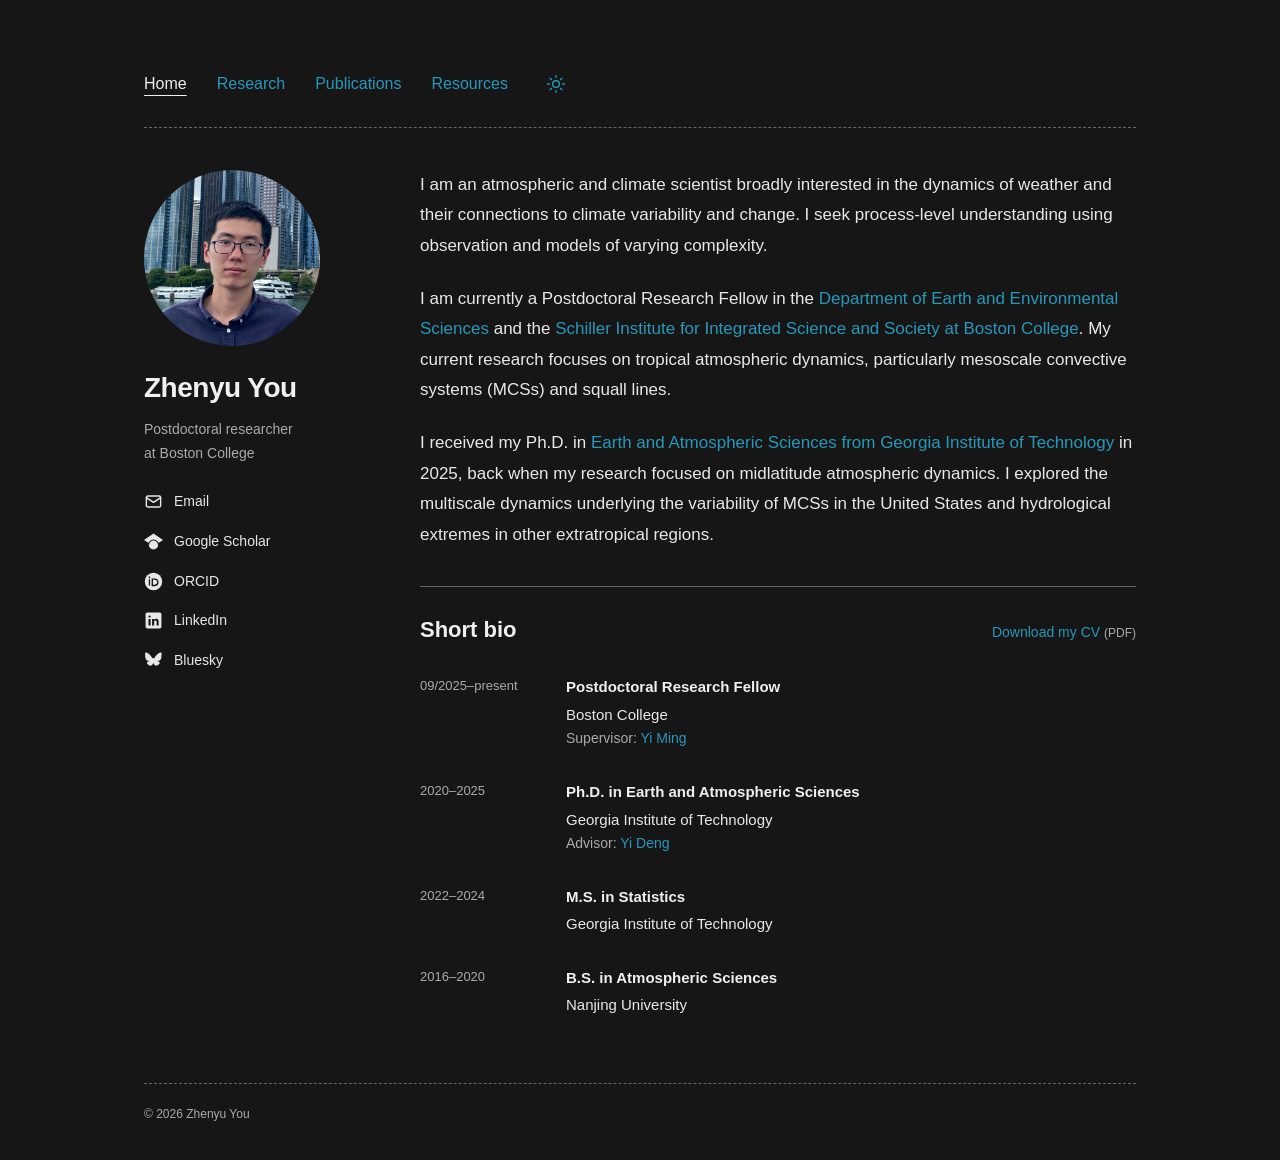
<file: index.html>
<!doctype html>
<html lang="en">
  <head>
    <meta charset="utf-8">
    <meta name="viewport" content="width=device-width, initial-scale=1">
    <meta name="color-scheme" content="dark light">
    <meta name="theme-color" content="#161616">
    <meta name="description" content="Zhenyu You, atmospheric and climate scientist at Boston College studying organized convection, large-scale circulation, and regional precipitation extremes.">
    <title>Home | Zhenyu You</title>
    <link rel="icon" href="favicon.svg" type="image/svg+xml">
    <script src="theme.js?v=977b570b49"></script>
    <link rel="stylesheet" href="styles.css?v=d2709de23d">
  </head>
  <body>
    <a class="skip-link" href="#main">Skip to content</a>
    <div class="wrapper home-wrapper">
      <header>
        <nav aria-label="Main navigation">
          <a href="./" aria-current="page">Home</a>
          <a href="research/">Research</a>
          <a href="publications/">Publications</a>
          <a href="resources/">Resources</a>
          <button class="theme-toggle" type="button" aria-label="Switch to day mode" title="Switch to day mode">
            <svg class="theme-icon--sun" viewBox="0 0 24 24" aria-hidden="true" focusable="false"><circle cx="12" cy="12" r="4"></circle><path d="M12 2v2M12 20v2M2 12h2M20 12h2M5 5l1.5 1.5M17.5 17.5 19 19M5 19l1.5-1.5M17.5 6.5 19 5"></path></svg>
            <svg class="theme-icon--moon" viewBox="0 0 24 24" aria-hidden="true" focusable="false"><path d="M20.5 14A9 9 0 0 1 10 3.5 9 9 0 1 0 20.5 14Z"></path></svg>
          </button>
        </nav>
      </header>
      <main id="main" class="home-layout">
        <aside class="profile" aria-label="Profile and contact information">
          <img class="profile-headshot" src="photo.png" alt="Zhenyu You" width="176" height="176">
          <h1>Zhenyu You</h1>
          <p class="profile-role">Postdoctoral researcher<br>at Boston College</p>
          <ul class="social-links" aria-label="Contact and academic profiles">
            <li>
              <a href="mailto:zhenyu.you@bc.edu">
                <svg viewBox="0 0 24 24" aria-hidden="true" focusable="false" fill="none" stroke="currentColor" stroke-width="1.8" stroke-linecap="round" stroke-linejoin="round"><rect x="3" y="5" width="18" height="14" rx="2"/><path d="m3 7 9 6 9-6"/></svg>
                <span>Email</span>
              </a>
            </li>
            <li>
              <a href="https://scholar.google.com/citations?user=rLm8zQkAAAAJ&amp;hl=en">
                <svg viewBox="0 0 24 24" aria-hidden="true" focusable="false"><path fill="currentColor" d="m12 2 12 8-12 8L0 10z"/><circle cx="12" cy="16" r="6" fill="currentColor"/><path d="M6 16a6 6 0 0 1 12 0" fill="none" stroke="var(--background)" stroke-width="1.3"/></svg>
                <span>Google Scholar</span>
              </a>
            </li>
            <li>
              <a href="https://orcid.org/0000-0002-9928-4845">
                <svg viewBox="0 0 24 24" aria-hidden="true" focusable="false"><circle cx="12" cy="12" r="11" fill="currentColor"/><circle cx="6.9" cy="6.8" r="1.1" fill="var(--background)"/><path d="M6.9 9v8M10.5 9h3a4 4 0 0 1 0 8h-3z" fill="none" stroke="var(--background)" stroke-width="1.7"/></svg>
                <span>ORCID</span>
              </a>
            </li>
            <li>
              <a href="https://www.linkedin.com/in/zhenyu-you-0108121b7/">
                <svg viewBox="0 0 24 24" aria-hidden="true" focusable="false"><rect x="2" y="2" width="20" height="20" rx="2" fill="currentColor"/><circle cx="7" cy="7" r="1.4" fill="var(--background)"/><path d="M5.7 10h2.6v8.3H5.7zm4.5 0h2.5v1.1c.6-.9 1.5-1.4 2.7-1.4 2.6 0 3.1 1.7 3.1 4v4.6h-2.6v-4.1c0-1 0-2.2-1.4-2.2s-1.7 1-1.7 2.1v4.2h-2.6z" fill="var(--background)"/></svg>
                <span>LinkedIn</span>
              </a>
            </li>
            <li>
              <a href="https://bsky.app/profile/zhenyu-atmos.bsky.social">
                <svg viewBox="0 0 24 24" aria-hidden="true" focusable="false"><path fill="currentColor" d="M12 10.8C10.9 8.7 7.8 4.8 4.8 2.6 1.9.5.8.9.1 1.2-.7 1.6-.7 3-.7 3.8c0 .8.4 6.6.7 7.6 1 3.4 4.5 4.5 7.7 4.1-5.5.8-6.5 3.4-3.3 6.1 6.1 5.2 8.4-1.1 9-3 .6 1.9 2.9 8.2 9 3 3.2-2.7 2.2-5.3-3.3-6.1 3.2.4 6.7-.7 7.7-4.1.3-1 .7-6.8.7-7.6 0-.8 0-2.2-.8-2.6-.7-.3-1.8-.7-4.7 1.4-3 2.2-6.1 6.1-7.2 8.2z" transform="translate(1.9 1.1) scale(.74)"/></svg>
                <span>Bluesky</span>
              </a>
            </li>
          </ul>
        </aside>
        <div class="home-content">
          <section class="introduction" aria-label="About me">
            <p>I am an atmospheric and climate scientist broadly interested in the dynamics of weather and their connections to climate variability and change. I seek process-level understanding using observation and models of varying complexity.</p>
            <p>I am currently a Postdoctoral Research Fellow in the <a href="https://www.bc.edu/bc-web/schools/morrissey/departments/eesc.html">Department of Earth and Environmental Sciences</a> and the <a href="https://www.bc.edu/bc-web/centers/schiller-institute.html">Schiller Institute for Integrated Science and Society at Boston College</a>. My current research focuses on tropical atmospheric dynamics, particularly mesoscale convective systems (MCSs) and squall lines.</p>
            <p>I received my Ph.D. in <a href="https://eas.gatech.edu/">Earth and Atmospheric Sciences from Georgia Institute of Technology</a> in 2025, back when my research focused on midlatitude atmospheric dynamics. I explored the multiscale dynamics underlying the variability of MCSs in the United States and hydrological extremes in other extratropical regions.</p>
          </section>
          <section class="short-bio" aria-labelledby="short-bio-heading">
            <div class="bio-heading">
              <h2 id="short-bio-heading">Short bio</h2>
              <a href="assets/CV_ZhenyuYou.pdf">Download my CV <span class="file-type">(PDF)</span></a>
            </div>
            <ol class="bio-list">
              <li>
                <p class="bio-dates"><time datetime="2025-09">09/2025</time>–present</p>
                <div>
                  <h3>Postdoctoral Research Fellow</h3>
                  <p>Boston College</p>
                  <p class="bio-detail">Supervisor: <a href="https://www.bc.edu/bc-web/schools/morrissey/departments/eesc/people/faculty-directory/yi-ming.html">Yi Ming</a></p>
                </div>
              </li>
              <li>
                <p class="bio-dates"><time datetime="2020">2020</time>–<time datetime="2025">2025</time></p>
                <div>
                  <h3>Ph.D. in Earth and Atmospheric Sciences</h3>
                  <p>Georgia Institute of Technology</p>
                  <p class="bio-detail">Advisor: <a href="https://eas.gatech.edu/people/deng-yi">Yi Deng</a></p>
                </div>
              </li>
              <li>
                <p class="bio-dates"><time datetime="2022">2022</time>–<time datetime="2024">2024</time></p>
                <div>
                  <h3>M.S. in Statistics</h3>
                  <p>Georgia Institute of Technology</p>
                </div>
              </li>
              <li>
                <p class="bio-dates"><time datetime="2016">2016</time>–<time datetime="2020">2020</time></p>
                <div>
                  <h3>B.S. in Atmospheric Sciences</h3>
                  <p>Nanjing University</p>
                </div>
              </li>
            </ol>
          </section>
        </div>
      </main>
      <footer>
        <span>© 2026 Zhenyu You</span>
      </footer>
    </div>
  </body>
</html>
</file>
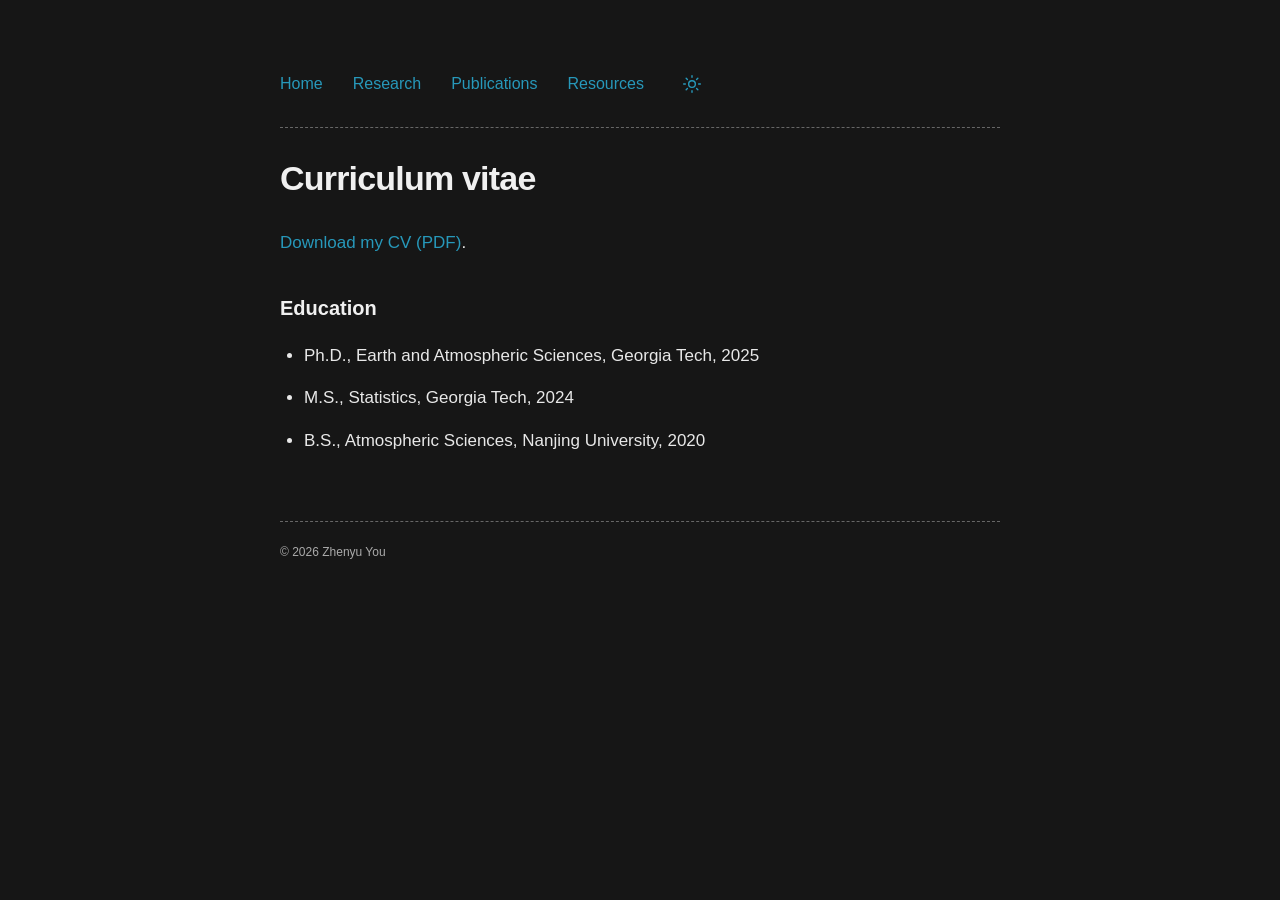
<file: cv/index.html>
<!doctype html>
<html lang="en">
  <head>
    <meta charset="utf-8">
    <meta name="viewport" content="width=device-width, initial-scale=1">
    <meta name="color-scheme" content="dark light">
    <meta name="theme-color" content="#161616">
    <meta name="description" content="Curriculum vitae. Zhenyu You, atmospheric scientist and Postdoctoral Research Fellow at Boston College.">
    <title>Curriculum vitae | Zhenyu You</title>
    <link rel="icon" href="../favicon.svg" type="image/svg+xml">
    <script src="../theme.js?v=977b570b49"></script>
    <link rel="stylesheet" href="../styles.css?v=d2709de23d">
  </head>
  <body>
    <a class="skip-link" href="#main">Skip to content</a>
    <div class="wrapper">
      <header>
        <nav aria-label="Main navigation">
          <a href="../">Home</a>
          <a href="../research/">Research</a>
          <a href="../publications/">Publications</a>
          <a href="../resources/">Resources</a>
          <button class="theme-toggle" type="button" aria-label="Switch to day mode" title="Switch to day mode">
            <svg class="theme-icon--sun" viewBox="0 0 24 24" aria-hidden="true" focusable="false"><circle cx="12" cy="12" r="4"></circle><path d="M12 2v2M12 20v2M2 12h2M20 12h2M5 5l1.5 1.5M17.5 17.5 19 19M5 19l1.5-1.5M17.5 6.5 19 5"></path></svg>
            <svg class="theme-icon--moon" viewBox="0 0 24 24" aria-hidden="true" focusable="false"><path d="M20.5 14A9 9 0 0 1 10 3.5 9 9 0 1 0 20.5 14Z"></path></svg>
          </button>
        </nav>
      </header>
      <main id="main">
        <h1>Curriculum vitae</h1>
        <p><a href="../assets/CV_ZhenyuYou.pdf">Download my CV (PDF)</a>.</p>
        <h2>Education</h2>
        <ul class="plain-list">
          <li>Ph.D., Earth and Atmospheric Sciences, Georgia Tech, 2025</li>
          <li>M.S., Statistics, Georgia Tech, 2024</li>
          <li>B.S., Atmospheric Sciences, Nanjing University, 2020</li>
        </ul>
      </main>
      <footer>
        <span>© 2026 Zhenyu You</span>
      </footer>
    </div>
  </body>
</html>
</file>
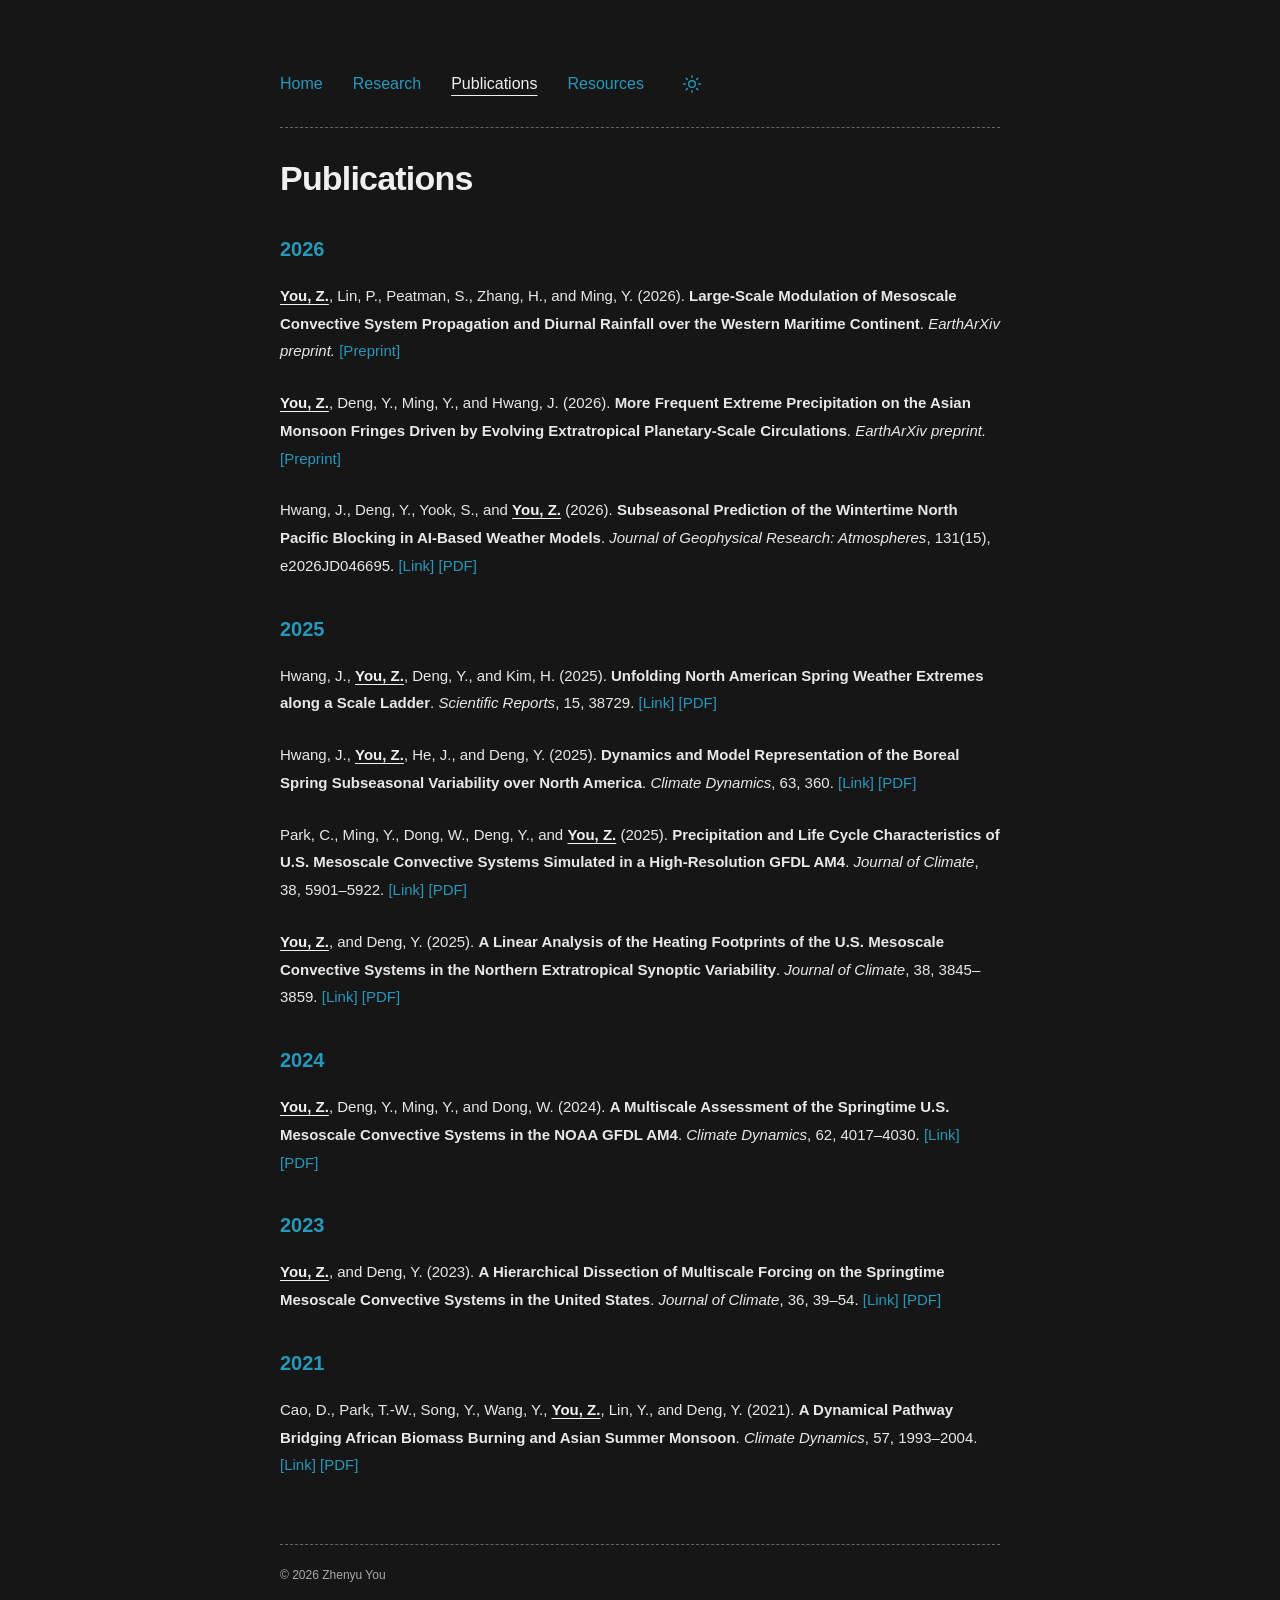
<file: publications/index.html>
<!doctype html>
<html lang="en">
  <head>
    <meta charset="utf-8">
    <meta name="viewport" content="width=device-width, initial-scale=1">
    <meta name="color-scheme" content="dark light">
    <meta name="theme-color" content="#161616">
    <meta name="description" content="Publications. Zhenyu You, atmospheric scientist and Postdoctoral Research Fellow at Boston College.">
    <title>Publications | Zhenyu You</title>
    <link rel="icon" href="../favicon.svg" type="image/svg+xml">
    <script src="../theme.js?v=977b570b49"></script>
    <link rel="stylesheet" href="../styles.css?v=d2709de23d">
  </head>
  <body>
    <a class="skip-link" href="#main">Skip to content</a>
    <div class="wrapper">
      <header>
        <nav aria-label="Main navigation">
          <a href="../">Home</a>
          <a href="../research/">Research</a>
          <a href="../publications/" aria-current="page">Publications</a>
          <a href="../resources/">Resources</a>
          <button class="theme-toggle" type="button" aria-label="Switch to day mode" title="Switch to day mode">
            <svg class="theme-icon--sun" viewBox="0 0 24 24" aria-hidden="true" focusable="false"><circle cx="12" cy="12" r="4"></circle><path d="M12 2v2M12 20v2M2 12h2M20 12h2M5 5l1.5 1.5M17.5 17.5 19 19M5 19l1.5-1.5M17.5 6.5 19 5"></path></svg>
            <svg class="theme-icon--moon" viewBox="0 0 24 24" aria-hidden="true" focusable="false"><path d="M20.5 14A9 9 0 0 1 10 3.5 9 9 0 1 0 20.5 14Z"></path></svg>
          </button>
        </nav>
      </header>
      <main id="main">
        <h1>Publications</h1>
        <h2 class="publication-year">2026</h2>
        <ul class="publication-list" role="list">
          <li><strong class="publication-author">You, Z.</strong>, Lin, P., Peatman, S., Zhang, H., and Ming, Y. (2026). <span class="paper-title">Large-Scale Modulation of Mesoscale Convective System Propagation and Diurnal Rainfall over the Western Maritime Continent</span>. <em>EarthArXiv preprint.</em> <a href="https://doi.org/10.31223/X57N51">[Preprint]</a></li>
          <li><strong class="publication-author">You, Z.</strong>, Deng, Y., Ming, Y., and Hwang, J. (2026). <span class="paper-title">More Frequent Extreme Precipitation on the Asian Monsoon Fringes Driven by Evolving Extratropical Planetary-Scale Circulations</span>. <em>EarthArXiv preprint.</em> <a href="https://doi.org/10.31223/X5JF30">[Preprint]</a></li>
          <li>Hwang, J., Deng, Y., Yook, S., and <strong class="publication-author">You, Z.</strong> (2026). <span class="paper-title">Subseasonal Prediction of the Wintertime North Pacific Blocking in AI-Based Weather Models</span>. <em>Journal of Geophysical Research: Atmospheres</em>, 131(15), e2026JD046695. <a href="https://doi.org/10.1029/2026JD046695">[Link]</a> <a href="Hwang_etal_2026_JGR-A.pdf">[PDF]</a></li>
        </ul>
        <h2 class="publication-year">2025</h2>
        <ul class="publication-list" role="list">
          <li>Hwang, J., <strong class="publication-author">You, Z.</strong>, Deng, Y., and Kim, H. (2025). <span class="paper-title">Unfolding North American Spring Weather Extremes along a Scale Ladder</span>. <em>Scientific Reports</em>, 15, 38729. <a href="https://doi.org/10.1038/s41598-025-22366-8">[Link]</a> <a href="Hwang_etal_2025_SR.pdf">[PDF]</a></li>
          <li>Hwang, J., <strong class="publication-author">You, Z.</strong>, He, J., and Deng, Y. (2025). <span class="paper-title">Dynamics and Model Representation of the Boreal Spring Subseasonal Variability over North America</span>. <em>Climate Dynamics</em>, 63, 360. <a href="https://doi.org/10.1007/s00382-025-07859-6">[Link]</a> <a href="Hwang_etal_2025_CD.pdf">[PDF]</a></li>
          <li>Park, C., Ming, Y., Dong, W., Deng, Y., and <strong class="publication-author">You, Z.</strong> (2025). <span class="paper-title">Precipitation and Life Cycle Characteristics of U.S. Mesoscale Convective Systems Simulated in a High-Resolution GFDL AM4</span>. <em>Journal of Climate</em>, 38, 5901–5922. <a href="https://doi.org/10.1175/JCLI-D-24-0504.1">[Link]</a> <a href="Park_etal_2025_JCLI.pdf">[PDF]</a></li>
          <li><strong class="publication-author">You, Z.</strong>, and Deng, Y. (2025). <span class="paper-title">A Linear Analysis of the Heating Footprints of the U.S. Mesoscale Convective Systems in the Northern Extratropical Synoptic Variability</span>. <em>Journal of Climate</em>, 38, 3845–3859. <a href="https://doi.org/10.1175/JCLI-D-24-0543.1">[Link]</a> <a href="You_Deng_2025_JCLI.pdf">[PDF]</a></li>
        </ul>
        <h2 class="publication-year">2024</h2>
        <ul class="publication-list" role="list">
          <li><strong class="publication-author">You, Z.</strong>, Deng, Y., Ming, Y., and Dong, W. (2024). <span class="paper-title">A Multiscale Assessment of the Springtime U.S. Mesoscale Convective Systems in the NOAA GFDL AM4</span>. <em>Climate Dynamics</em>, 62, 4017–4030. <a href="https://doi.org/10.1007/s00382-024-07114-4">[Link]</a> <a href="You_etal_2024_CD.pdf">[PDF]</a></li>
        </ul>
        <h2 class="publication-year">2023</h2>
        <ul class="publication-list" role="list">
          <li><strong class="publication-author">You, Z.</strong>, and Deng, Y. (2023). <span class="paper-title">A Hierarchical Dissection of Multiscale Forcing on the Springtime Mesoscale Convective Systems in the United States</span>. <em>Journal of Climate</em>, 36, 39–54. <a href="https://doi.org/10.1175/JCLI-D-22-0150.1">[Link]</a> <a href="You_Deng_2023_JCLI.pdf">[PDF]</a></li>
        </ul>
        <h2 class="publication-year">2021</h2>
        <ul class="publication-list" role="list">
          <li>Cao, D., Park, T.-W., Song, Y., Wang, Y., <strong class="publication-author">You, Z.</strong>, Lin, Y., and Deng, Y. (2021). <span class="paper-title">A Dynamical Pathway Bridging African Biomass Burning and Asian Summer Monsoon</span>. <em>Climate Dynamics</em>, 57, 1993–2004. <a href="https://doi.org/10.1007/s00382-021-05788-8">[Link]</a> <a href="Cao_etal_2021_CD.pdf">[PDF]</a></li>
        </ul>
      </main>
      <footer>
        <span>© 2026 Zhenyu You</span>
      </footer>
    </div>
  </body>
</html>
</file>
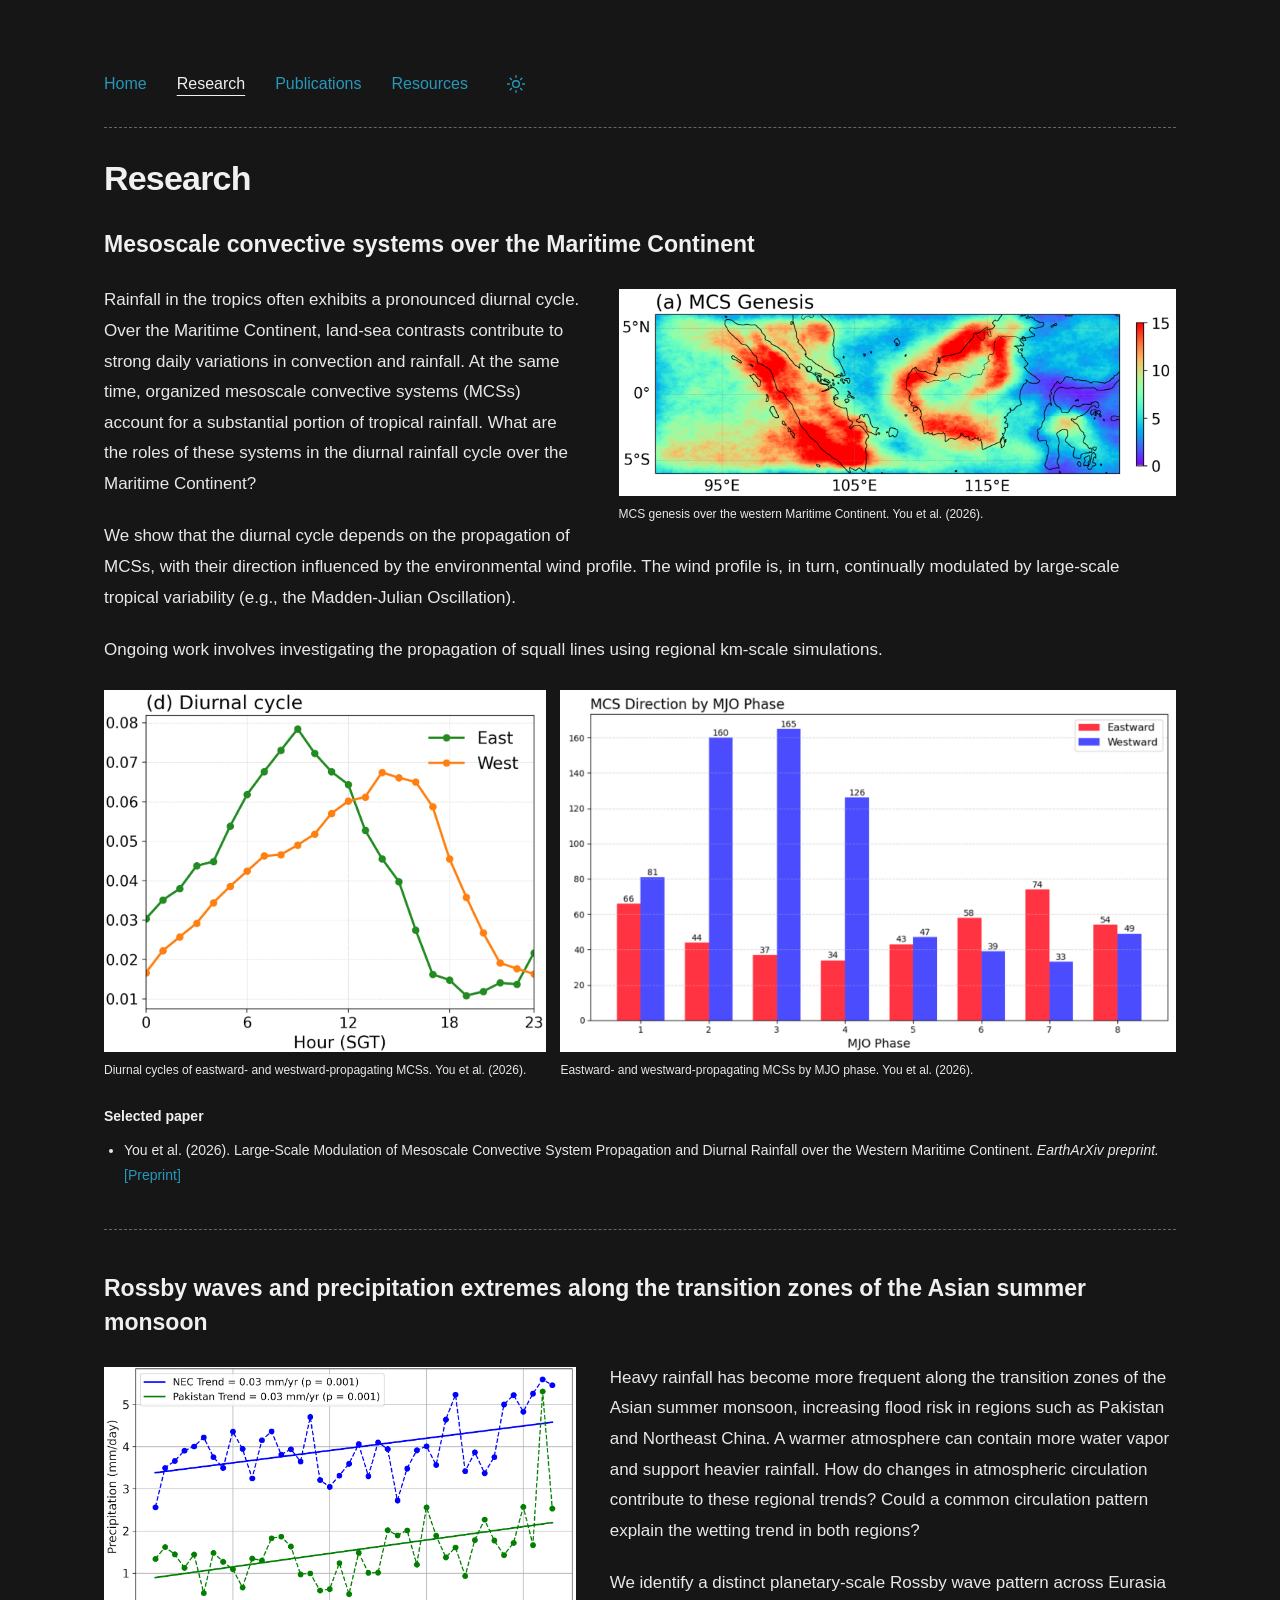
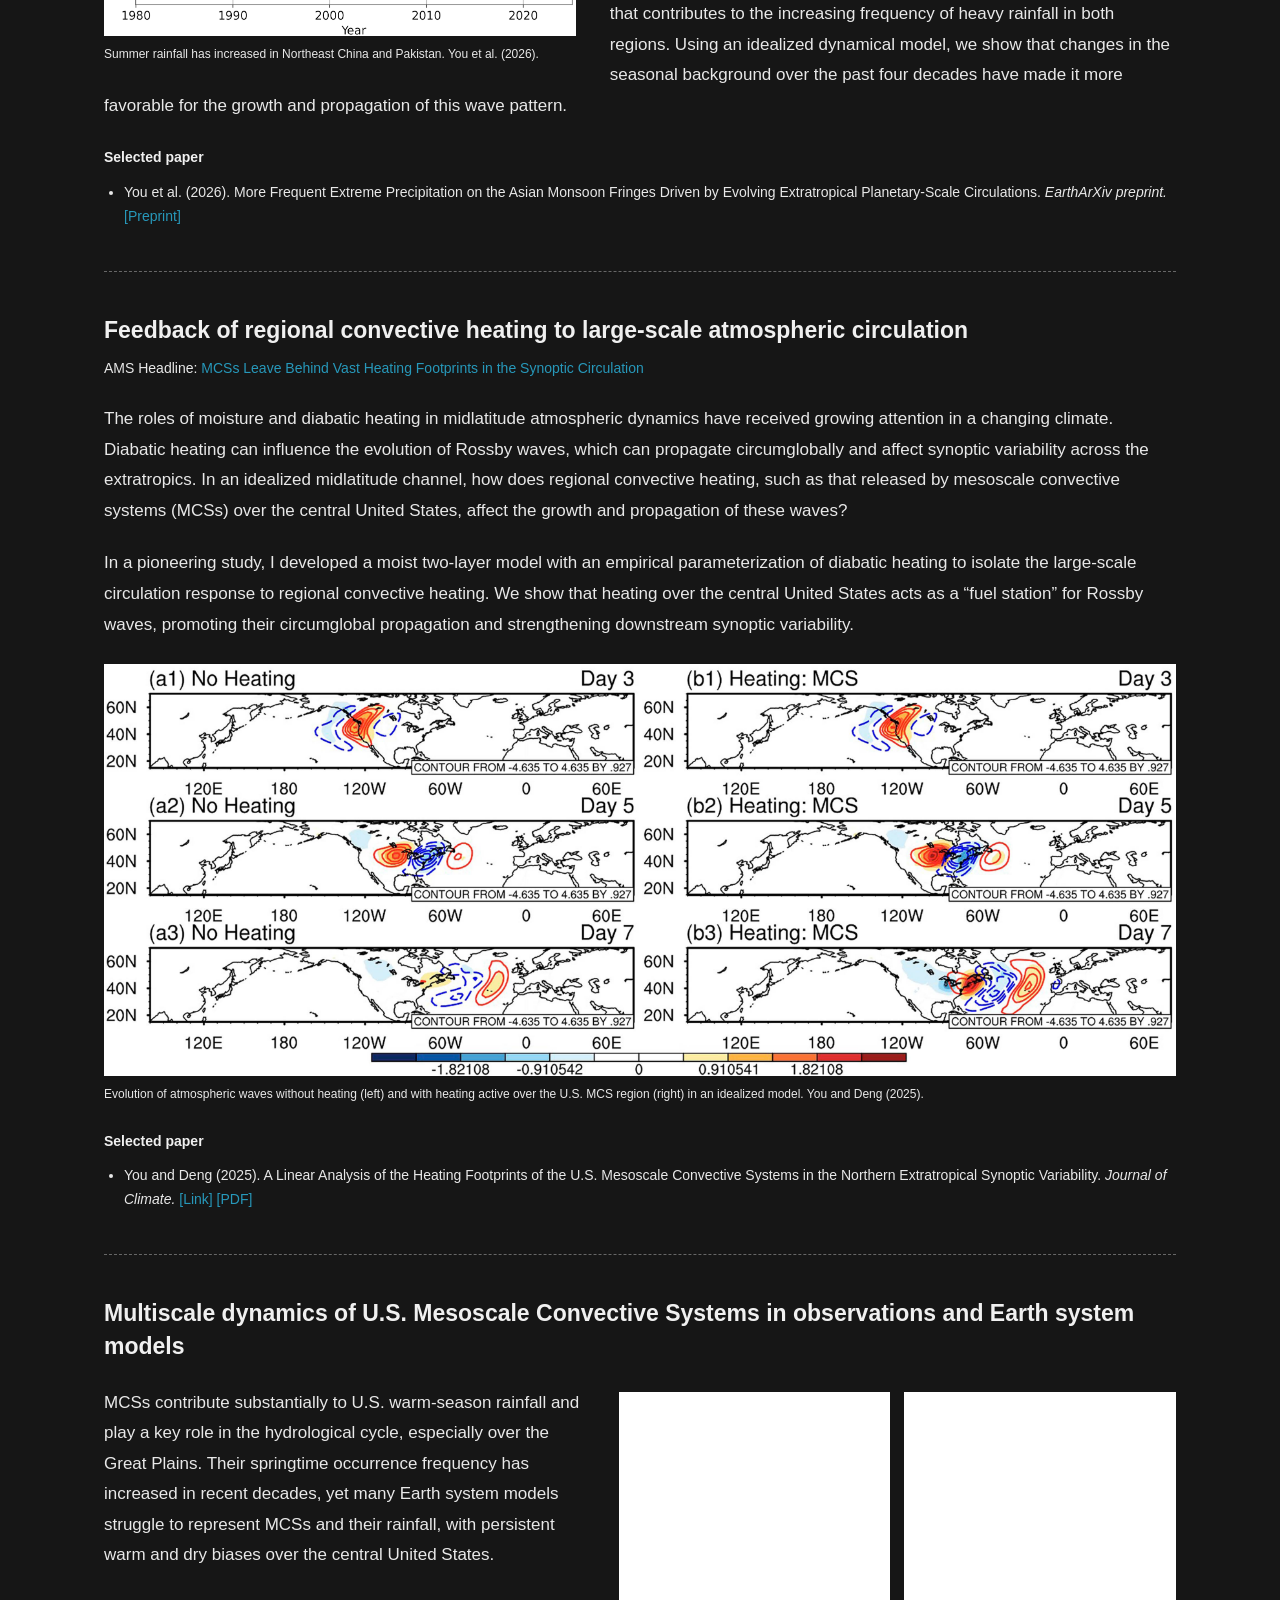
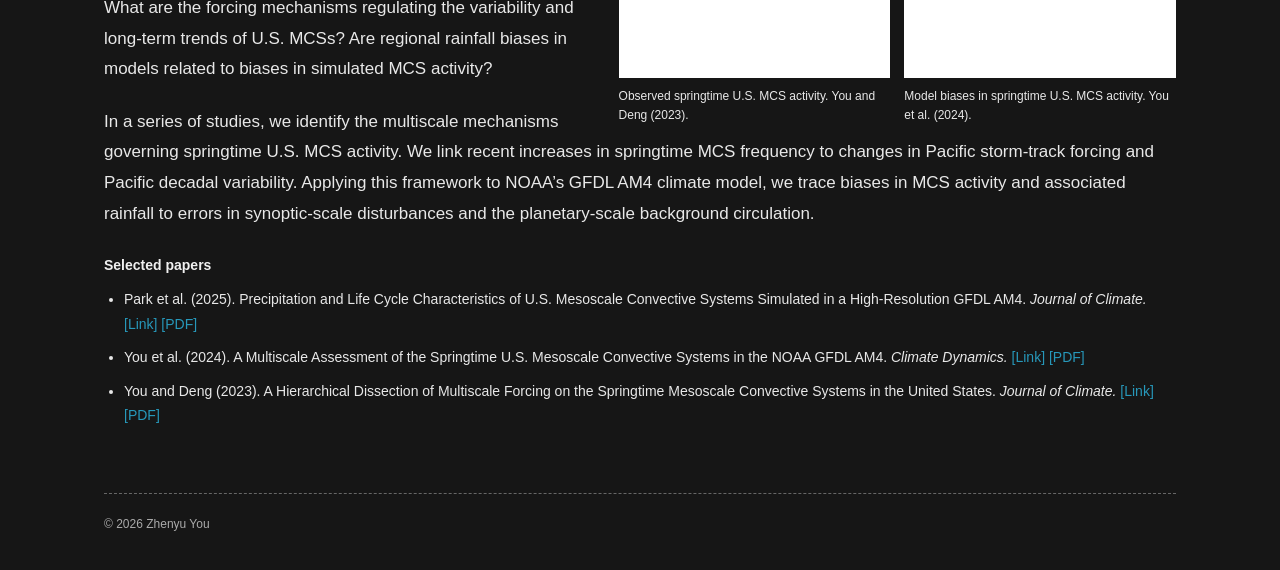
<file: research/index.html>
<!doctype html>
<html lang="en">
  <head>
    <meta charset="utf-8">
    <meta name="viewport" content="width=device-width, initial-scale=1">
    <meta name="color-scheme" content="dark light">
    <meta name="theme-color" content="#161616">
    <meta name="description" content="Zhenyu You’s research on Maritime Continent convection, Asian monsoon precipitation extremes, convective heating and circulation, and U.S. mesoscale convective systems in observations and GFDL AM4.">
    <title>Research | Zhenyu You</title>
    <link rel="icon" href="../favicon.svg" type="image/svg+xml">
    <script src="../theme.js?v=977b570b49"></script>
    <link rel="stylesheet" href="../styles.css?v=d2709de23d">
  </head>
  <body>
    <a class="skip-link" href="#main">Skip to content</a>
    <div class="wrapper research-wrapper">
      <header>
        <nav aria-label="Main navigation">
          <a href="../">Home</a>
          <a href="../research/" aria-current="page">Research</a>
          <a href="../publications/">Publications</a>
          <a href="../resources/">Resources</a>
          <button class="theme-toggle" type="button" aria-label="Switch to day mode" title="Switch to day mode">
            <svg class="theme-icon--sun" viewBox="0 0 24 24" aria-hidden="true" focusable="false"><circle cx="12" cy="12" r="4"></circle><path d="M12 2v2M12 20v2M2 12h2M20 12h2M5 5l1.5 1.5M17.5 17.5 19 19M5 19l1.5-1.5M17.5 6.5 19 5"></path></svg>
            <svg class="theme-icon--moon" viewBox="0 0 24 24" aria-hidden="true" focusable="false"><path d="M20.5 14A9 9 0 0 1 10 3.5 9 9 0 1 0 20.5 14Z"></path></svg>
          </button>
        </nav>
      </header>
      <main id="main">
        <h1>Research</h1>

        <section class="research-project" aria-labelledby="maritime-continent-heading">
          <h2 id="maritime-continent-heading">Mesoscale convective systems over the Maritime Continent</h2>
          <div class="project-body">
            <div class="project-figures figure-inset figure-inset-right maritime-figures" aria-label="Maritime Continent MCS figures">
              <figure>
                <a href="You_etal_2026_MCS_genesis_MC.png" aria-label="View the Maritime Continent MCS genesis map at full size">
                  <img src="You_etal_2026_MCS_genesis_MC.png" alt="Map of MCS genesis across the western Maritime Continent, with frequent formation over Sumatra and Borneo." width="3248" height="1206" decoding="async">
                </a>
                <figcaption>MCS genesis over the western Maritime Continent. You et al. (2026).</figcaption>
              </figure>
            </div>
            <p>Rainfall in the tropics often exhibits a pronounced diurnal cycle. Over the Maritime Continent, land-sea contrasts contribute to strong daily variations in convection and rainfall. At the same time, organized mesoscale convective systems (MCSs) account for a substantial portion of tropical rainfall. What are the roles of these systems in the diurnal rainfall cycle over the Maritime Continent?</p>
            <p>We show that the diurnal cycle depends on the propagation of MCSs, with their direction influenced by the environmental wind profile. The wind profile is, in turn, continually modulated by large-scale tropical variability (e.g., the Madden-Julian Oscillation).</p>
            <p>Ongoing work involves investigating the propagation of squall lines using regional km-scale simulations.</p>
          </div>
          <div class="figure-pair maritime-plot-pair" role="group" aria-label="Diurnal cycle followed by MJO modulation">
            <figure>
              <a href="You_etal_2026_MCS_diurnal_cycle.png" aria-label="View MCS diurnal cycles at full size">
                <img src="You_etal_2026_MCS_diurnal_cycle.png" alt="Diurnal cycles by Singapore local time for eastward- and westward-propagating MCSs." width="2310" height="1890" decoding="async">
              </a>
              <figcaption>Diurnal cycles of eastward- and westward-propagating MCSs. You et al. (2026).</figcaption>
            </figure>
            <figure>
              <a href="You_etal_2026_MCSPropagation_MJO_phase.png" aria-label="View MCS propagation by MJO phase at full size">
                <img src="You_etal_2026_MCSPropagation_MJO_phase.png" alt="Bar chart comparing eastward- and westward-propagating MCS counts across the eight MJO phases." width="2966" height="1744" decoding="async">
              </a>
              <figcaption>Eastward- and westward-propagating MCSs by MJO phase. You et al. (2026).</figcaption>
            </figure>
          </div>
          <div class="project-papers">
            <h3>Selected paper</h3>
            <ul>
              <li>You et al. (2026). <span class="paper-title">Large-Scale Modulation of Mesoscale Convective System Propagation and Diurnal Rainfall over the Western Maritime Continent</span>. <em>EarthArXiv preprint.</em> <a href="https://doi.org/10.31223/X57N51">[Preprint]</a></li>
            </ul>
          </div>
        </section>

        <section class="research-project" aria-labelledby="monsoon-extremes-heading">
          <h2 id="monsoon-extremes-heading">Rossby waves and precipitation extremes along the transition zones of the Asian summer monsoon</h2>
          <div class="project-body">
            <figure class="figure-inset figure-inset-left">
              <a href="You_etal_2026_NEC_Pakistan.png" aria-label="View summer rainfall trends in Pakistan and Northeast China at full size">
                <img src="You_etal_2026_NEC_Pakistan.png" alt="Time series showing increasing June–August mean precipitation in Northeast China and Pakistan from 1982 to 2023." width="3114" height="1778" loading="lazy" decoding="async">
              </a>
              <figcaption>Summer rainfall has increased in Northeast China and Pakistan. You et al. (2026).</figcaption>
            </figure>
            <p>Heavy rainfall has become more frequent along the transition zones of the Asian summer monsoon, increasing flood risk in regions such as Pakistan and Northeast China. A warmer atmosphere can contain more water vapor and support heavier rainfall. How do changes in atmospheric circulation contribute to these regional trends? Could a common circulation pattern explain the wetting trend in both regions?</p>
            <p>We identify a distinct planetary-scale Rossby wave pattern across Eurasia that contributes to the increasing frequency of heavy rainfall in both regions. Using an idealized dynamical model, we show that changes in the seasonal background over the past four decades have made it more favorable for the growth and propagation of this wave pattern.</p>
          </div>
          <div class="project-papers">
            <h3>Selected paper</h3>
            <ul>
              <li>You et al. (2026). <span class="paper-title">More Frequent Extreme Precipitation on the Asian Monsoon Fringes Driven by Evolving Extratropical Planetary-Scale Circulations</span>. <em>EarthArXiv preprint.</em> <a href="https://doi.org/10.31223/X5JF30">[Preprint]</a></li>
            </ul>
          </div>
        </section>

        <section class="research-project" aria-labelledby="convective-heating-heading">
          <h2 id="convective-heating-heading" class="project-news-title">Feedback of regional convective heating to large-scale atmospheric circulation</h2>
          <p class="project-news">AMS Headline: <a href="https://headlines.ametsoc.org/2025/12/30/mcss-leave-behind-vast-heating-footprints-in-the-synoptic-circulation/">MCSs Leave Behind Vast Heating Footprints in the Synoptic Circulation</a></p>
          <p>The roles of moisture and diabatic heating in midlatitude atmospheric dynamics have received growing attention in a changing climate. Diabatic heating can influence the evolution of Rossby waves, which can propagate circumglobally and affect synoptic variability across the extratropics. In an idealized midlatitude channel, how does regional convective heating, such as that released by mesoscale convective systems (MCSs) over the central United States, affect the growth and propagation of these waves?</p>
          <p>In a pioneering study, I developed a moist two-layer model with an empirical parameterization of diabatic heating to isolate the large-scale circulation response to regional convective heating. We show that heating over the central United States acts as a “fuel station” for Rossby waves, promoting their circumglobal propagation and strengthening downstream synoptic variability.</p>
          <figure class="project-wide-figure">
            <a href="You_Deng_2025_mode.png" aria-label="View atmospheric disturbances with and without MCS heating at full size">
              <img src="You_Deng_2025_mode.png" alt="Model disturbances on days 3, 5, and 7 without heating on the left and with U.S. MCS heating on the right." width="3318" height="1276" loading="lazy" decoding="async">
            </a>
            <figcaption>Evolution of atmospheric waves without heating (left) and with heating active over the U.S. MCS region (right) in an idealized model. You and Deng (2025).</figcaption>
          </figure>
          <div class="project-papers">
            <h3>Selected paper</h3>
            <ul>
              <li>You and Deng (2025). <span class="paper-title">A Linear Analysis of the Heating Footprints of the U.S. Mesoscale Convective Systems in the Northern Extratropical Synoptic Variability</span>. <em>Journal of Climate.</em> <a href="https://doi.org/10.1175/JCLI-D-24-0543.1">[Link]</a> <a href="../publications/You_Deng_2025_JCLI.pdf">[PDF]</a></li>
            </ul>
          </div>
        </section>

        <section class="research-project" aria-labelledby="us-mcs-heading">
          <h2 id="us-mcs-heading">Multiscale dynamics of U.S. Mesoscale Convective Systems in observations and Earth system models</h2>
          <div class="project-body">
            <div class="figure-inset figure-inset-right us-mcs-figures" role="group" aria-label="Observed U.S. MCS activity and GFDL AM4 activity biases">
              <div class="figure-pair">
                <figure>
                  <a href="You_Deng_2023_MCS_activity.png" aria-label="View observed springtime U.S. MCS activity at full size">
                    <img src="You_Deng_2023_MCS_activity.png" alt="Map showing observed springtime MCS activity concentrated over the central United States." width="1922" height="2028" loading="lazy" decoding="async">
                  </a>
                  <figcaption>Observed springtime U.S. MCS activity. You and Deng (2023).</figcaption>
                </figure>
                <figure>
                  <a href="You_etal_2024_MCS_bias.png" aria-label="View GFDL AM4 MCS activity biases at full size">
                    <img src="You_etal_2024_MCS_bias.png" alt="AM4 MCS activity biases, with reduced activity over the Great Plains and increased activity farther east." width="1896" height="1944" loading="lazy" decoding="async">
                  </a>
                  <figcaption>Model biases in springtime U.S. MCS activity. You et al. (2024).</figcaption>
                </figure>
              </div>
            </div>
            <div class="project-description us-mcs-description">
              <p>MCSs contribute substantially to U.S. warm-season rainfall and play a key role in the hydrological cycle, especially over the Great Plains. Their springtime occurrence frequency has increased in recent decades, yet many Earth system models struggle to represent MCSs and their rainfall, with persistent warm and dry biases over the central United States.</p>
              <p>What are the forcing mechanisms regulating the variability and long-term trends of U.S. MCSs? Are regional rainfall biases in models related to biases in simulated MCS activity?</p>
              <p>In a series of studies, we identify the multiscale mechanisms governing springtime U.S. MCS activity. We link recent increases in springtime MCS frequency to changes in Pacific storm-track forcing and Pacific decadal variability. Applying this framework to NOAA’s GFDL AM4 climate model, we trace biases in MCS activity and associated rainfall to errors in synoptic-scale disturbances and the planetary-scale background circulation.</p>
            </div>
          </div>
          <div class="project-papers">
            <h3>Selected papers</h3>
            <ul>
              <li>Park et al. (2025). <span class="paper-title">Precipitation and Life Cycle Characteristics of U.S. Mesoscale Convective Systems Simulated in a High-Resolution GFDL AM4</span>. <em>Journal of Climate.</em> <a href="https://doi.org/10.1175/JCLI-D-24-0504.1">[Link]</a> <a href="../publications/Park_etal_2025_JCLI.pdf">[PDF]</a></li>
              <li>You et al. (2024). <span class="paper-title">A Multiscale Assessment of the Springtime U.S. Mesoscale Convective Systems in the NOAA GFDL AM4</span>. <em>Climate Dynamics.</em> <a href="https://doi.org/10.1007/s00382-024-07114-4">[Link]</a> <a href="../publications/You_etal_2024_CD.pdf">[PDF]</a></li>
              <li>You and Deng (2023). <span class="paper-title">A Hierarchical Dissection of Multiscale Forcing on the Springtime Mesoscale Convective Systems in the United States</span>. <em>Journal of Climate.</em> <a href="https://doi.org/10.1175/JCLI-D-22-0150.1">[Link]</a> <a href="../publications/You_Deng_2023_JCLI.pdf">[PDF]</a></li>
            </ul>
          </div>
        </section>
      </main>
      <footer>
        <span>© 2026 Zhenyu You</span>
      </footer>
    </div>
  </body>
</html>
</file>
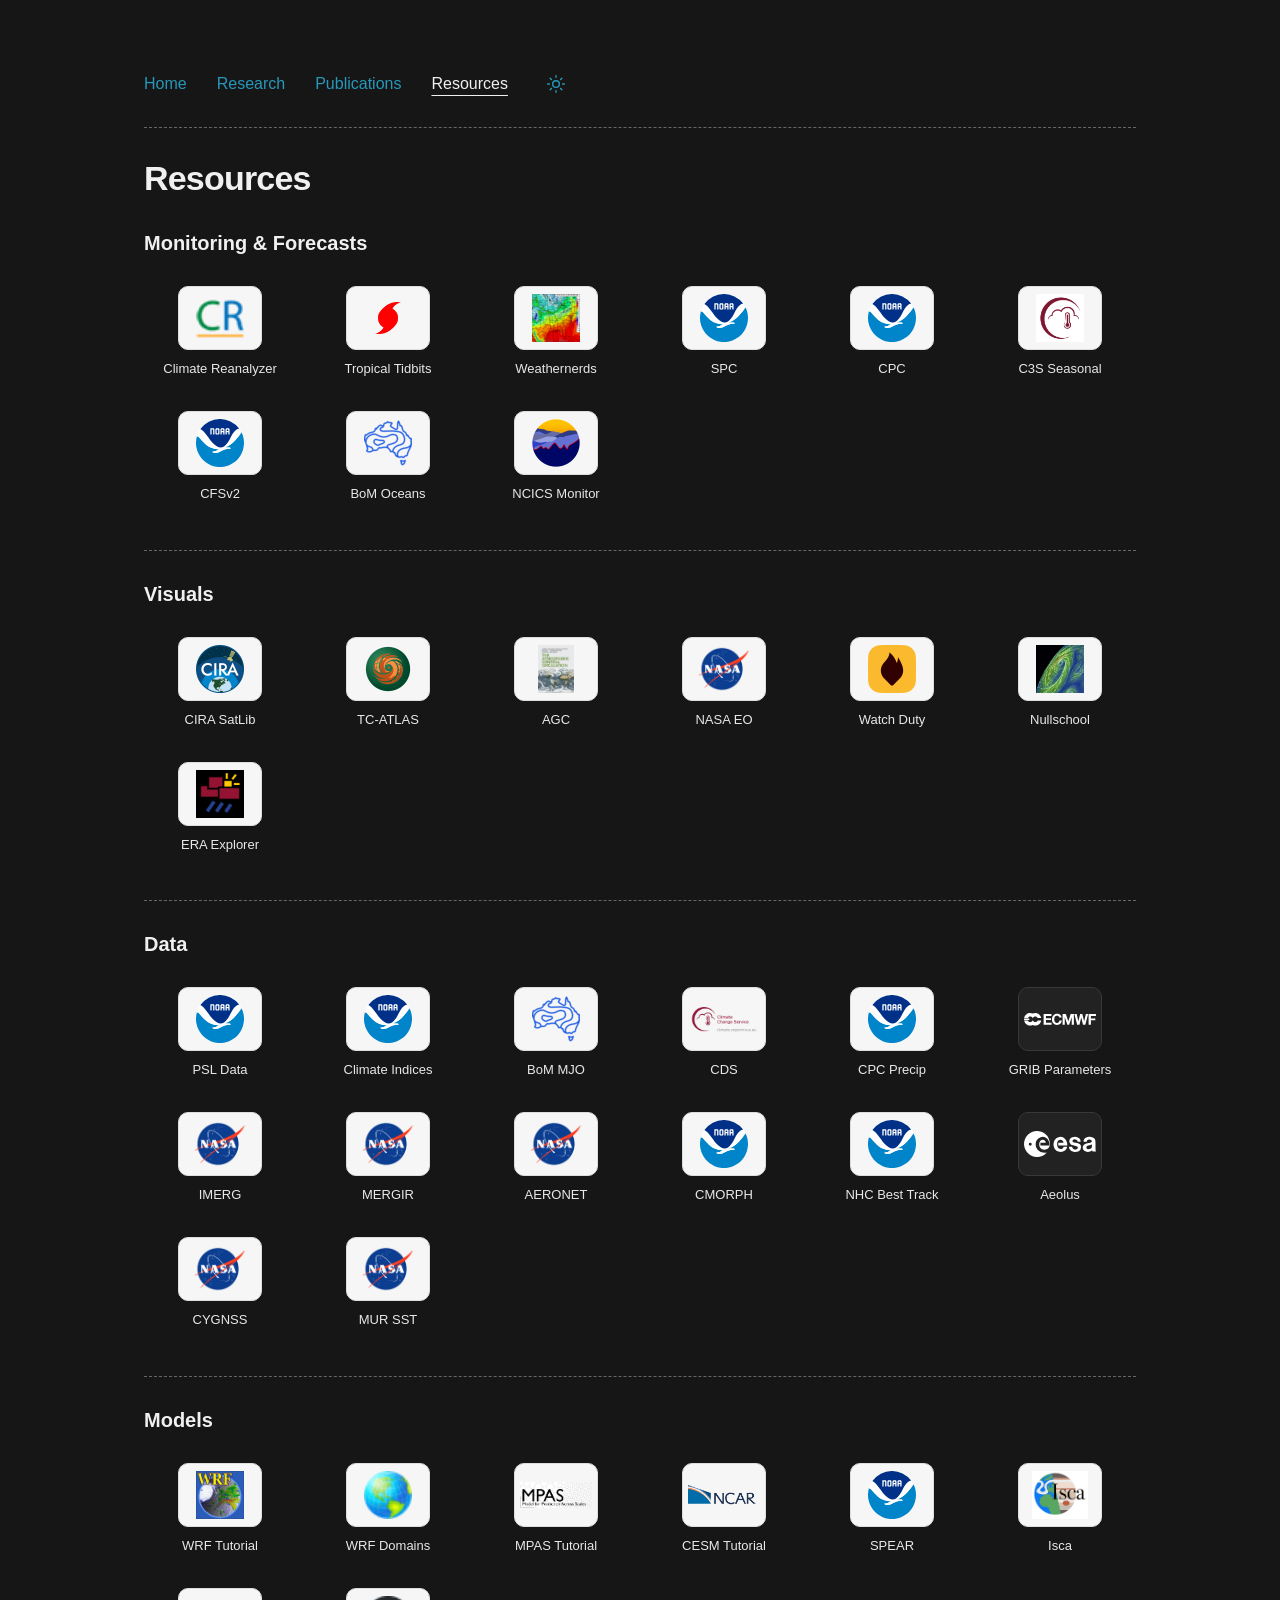
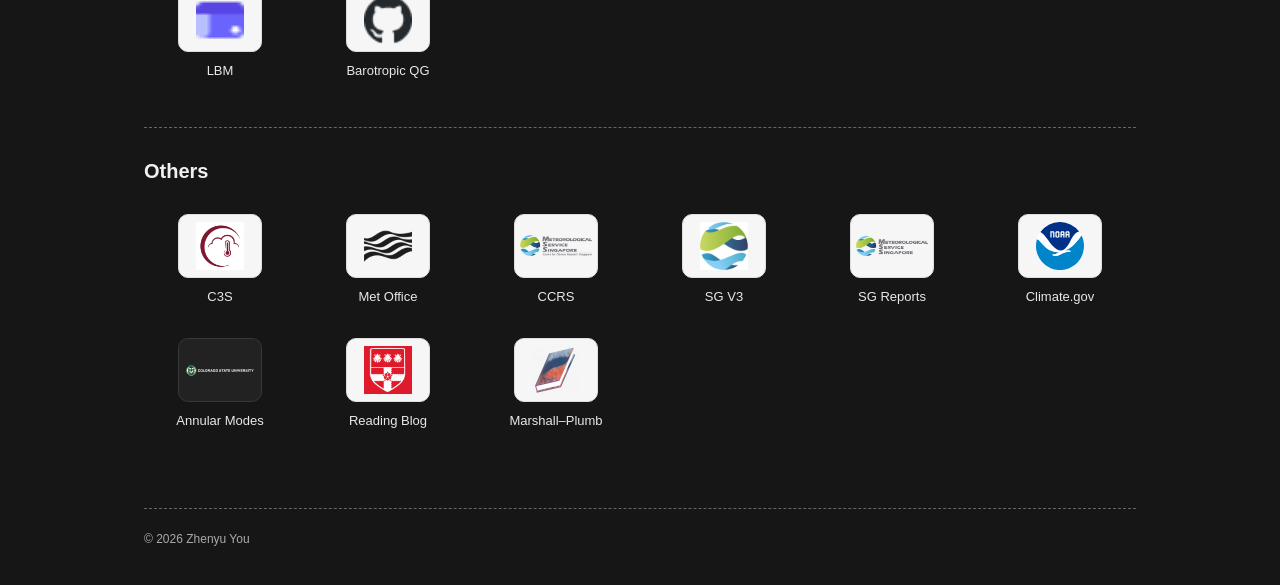
<file: resources/index.html>
<!doctype html>
<html lang="en">
  <head>
    <meta charset="utf-8">
    <meta name="viewport" content="width=device-width, initial-scale=1">
    <meta name="color-scheme" content="dark light">
    <meta name="theme-color" content="#161616">
    <meta name="description" content="Resources. Zhenyu You, atmospheric scientist and Postdoctoral Research Fellow at Boston College.">
    <title>Resources | Zhenyu You</title>
    <link rel="icon" href="../favicon.svg" type="image/svg+xml">
    <script src="../theme.js?v=977b570b49"></script>
    <link rel="stylesheet" href="../styles.css?v=d2709de23d">
  </head>
  <body>
    <a class="skip-link" href="#main">Skip to content</a>
    <div class="wrapper resources-wrapper">
      <header>
        <nav aria-label="Main navigation">
          <a href="../">Home</a>
          <a href="../research/">Research</a>
          <a href="../publications/">Publications</a>
          <a href="../resources/" aria-current="page">Resources</a>
          <button class="theme-toggle" type="button" aria-label="Switch to day mode" title="Switch to day mode">
            <svg class="theme-icon--sun" viewBox="0 0 24 24" aria-hidden="true" focusable="false"><circle cx="12" cy="12" r="4"></circle><path d="M12 2v2M12 20v2M2 12h2M20 12h2M5 5l1.5 1.5M17.5 17.5 19 19M5 19l1.5-1.5M17.5 6.5 19 5"></path></svg>
            <svg class="theme-icon--moon" viewBox="0 0 24 24" aria-hidden="true" focusable="false"><path d="M20.5 14A9 9 0 0 1 10 3.5 9 9 0 1 0 20.5 14Z"></path></svg>
          </button>
        </nav>
      </header>
      <main id="main">
        <h1>Resources</h1>
        <section class="resource-section" aria-labelledby="monitoring-heading">
          <h2 id="monitoring-heading">Monitoring &amp; Forecasts</h2>
          <ul class="resource-grid" role="list">
            <li>
              <a class="resource-link" href="https://climatereanalyzer.org" title="Climate Reanalyzer" target="_blank" rel="noopener noreferrer">
                <span class="resource-icon" aria-hidden="true"><img src="logos/climate-reanalyzer.png" alt="" width="72" height="48" decoding="async"></span>
                <span class="resource-title">Climate Reanalyzer</span>
              </a>
            </li>
            <li>
              <a class="resource-link" href="https://www.tropicaltidbits.com" title="Tropical Tidbits" target="_blank" rel="noopener noreferrer">
                <span class="resource-icon" aria-hidden="true"><img src="logos/tropical-tidbits.png" alt="" width="72" height="48" decoding="async"></span>
                <span class="resource-title">Tropical Tidbits</span>
              </a>
            </li>
            <li>
              <a class="resource-link" href="https://www.weathernerds.org" title="Weathernerds" target="_blank" rel="noopener noreferrer">
                <span class="resource-icon" aria-hidden="true"><img src="logos/weathernerds.png" alt="" width="72" height="48" decoding="async"></span>
                <span class="resource-title">Weathernerds</span>
              </a>
            </li>
            <li>
              <a class="resource-link" href="https://www.spc.noaa.gov" title="NOAA Storm Prediction Center" target="_blank" rel="noopener noreferrer">
                <span class="resource-icon" aria-hidden="true"><img src="logos/noaa.svg" alt="" width="72" height="48" decoding="async"></span>
                <span class="resource-title">SPC</span>
              </a>
            </li>
            <li>
              <a class="resource-link" href="https://www.cpc.ncep.noaa.gov" title="NOAA Climate Prediction Center" target="_blank" rel="noopener noreferrer">
                <span class="resource-icon" aria-hidden="true"><img src="logos/noaa.svg" alt="" width="72" height="48" decoding="async"></span>
                <span class="resource-title">CPC</span>
              </a>
            </li>
            <li>
              <a class="resource-link" href="https://climate.copernicus.eu/charts/packages/c3s_seasonal/" title="Copernicus seasonal forecast charts" target="_blank" rel="noopener noreferrer">
                <span class="resource-icon" aria-hidden="true"><img src="logos/copernicus.png" alt="" width="72" height="48" decoding="async"></span>
                <span class="resource-title">C3S Seasonal</span>
              </a>
            </li>
            <li>
              <a class="resource-link" href="https://www.cpc.ncep.noaa.gov/products/CFSv2/CFSv2seasonal.shtml" title="Climate Forecast System version 2 seasonal forecasts" target="_blank" rel="noopener noreferrer">
                <span class="resource-icon" aria-hidden="true"><img src="logos/noaa.svg" alt="" width="72" height="48" decoding="async"></span>
                <span class="resource-title">CFSv2</span>
              </a>
            </li>
            <li>
              <a class="resource-link" href="https://www.bom.gov.au/climate/ocean/" title="Bureau of Meteorology ocean monitoring and forecasts" target="_blank" rel="noopener noreferrer">
                <span class="resource-icon" aria-hidden="true"><img src="logos/bom-icon.png" alt="" width="72" height="48" decoding="async"></span>
                <span class="resource-title">BoM Oceans</span>
              </a>
            </li>
            <li>
              <a class="resource-link" href="https://ncics.org/portfolio/monitor/" title="North Carolina Institute for Climate Studies monitoring tools" target="_blank" rel="noopener noreferrer">
                <span class="resource-icon" aria-hidden="true"><img src="logos/ncics.png" alt="" width="72" height="48" decoding="async"></span>
                <span class="resource-title">NCICS Monitor</span>
              </a>
            </li>
          </ul>
        </section>

        <section class="resource-section" aria-labelledby="visuals-heading">
          <h2 id="visuals-heading">Visuals</h2>
          <ul class="resource-grid" role="list">
            <li>
              <a class="resource-link" href="https://satlib.cira.colostate.edu" title="CIRA Satellite Library" target="_blank" rel="noopener noreferrer">
                <span class="resource-icon" aria-hidden="true"><img src="logos/cira.png" alt="" width="72" height="48" decoding="async"></span>
                <span class="resource-title">CIRA SatLib</span>
              </a>
            </li>
            <li>
              <a class="resource-link" href="https://tcatlas.org/index.html" title="Tropical Cyclone Analysis Tool for Live and Archived Structure" target="_blank" rel="noopener noreferrer">
                <span class="resource-icon" aria-hidden="true"><img src="logos/tc-atlas.png" alt="" width="72" height="48" decoding="async"></span>
                <span class="resource-title">TC-ATLAS</span>
              </a>
            </li>
            <li>
              <a class="resource-link" href="https://agc.atmos.uw.edu" title="The Atmospheric General Circulation" target="_blank" rel="noopener noreferrer">
                <span class="resource-icon" aria-hidden="true"><img src="logos/agc.webp" alt="" width="72" height="48" decoding="async"></span>
                <span class="resource-title">AGC</span>
              </a>
            </li>
            <li>
              <a class="resource-link" href="https://science.nasa.gov/earth/earth-observatory/" title="NASA Earth Observatory" target="_blank" rel="noopener noreferrer">
                <span class="resource-icon" aria-hidden="true"><img src="logos/nasa.png" alt="" width="72" height="48" decoding="async"></span>
                <span class="resource-title">NASA EO</span>
              </a>
            </li>
            <li>
              <a class="resource-link" href="https://app.watchduty.org" title="Watch Duty wildfire map" target="_blank" rel="noopener noreferrer">
                <span class="resource-icon" aria-hidden="true"><img src="logos/watch-duty.png" alt="" width="72" height="48" decoding="async"></span>
                <span class="resource-title">Watch Duty</span>
              </a>
            </li>
            <li>
              <a class="resource-link" href="https://earth.nullschool.net" title="Earth Nullschool wind and weather visualization" target="_blank" rel="noopener noreferrer">
                <span class="resource-icon" aria-hidden="true"><img src="logos/nullschool.png" alt="" width="72" height="48" decoding="async"></span>
                <span class="resource-title">Nullschool</span>
              </a>
            </li>
            <li>
              <a class="resource-link" href="https://era-explorer.climate.copernicus.eu/?lat=42.20&amp;lng=-71.15&amp;plot=0" title="Copernicus ERA Explorer" target="_blank" rel="noopener noreferrer">
                <span class="resource-icon" aria-hidden="true"><img src="logos/era-explorer.png" alt="" width="72" height="48" decoding="async"></span>
                <span class="resource-title">ERA Explorer</span>
              </a>
            </li>
          </ul>
        </section>

        <section class="resource-section" aria-labelledby="data-heading">
          <h2 id="data-heading">Data</h2>
          <ul class="resource-grid" role="list">
            <li>
              <a class="resource-link" href="https://psl.noaa.gov/data/gridded/" title="NOAA Physical Sciences Laboratory gridded data" target="_blank" rel="noopener noreferrer">
                <span class="resource-icon" aria-hidden="true"><img src="logos/noaa.svg" alt="" width="72" height="48" decoding="async"></span>
                <span class="resource-title">PSL Data</span>
              </a>
            </li>
            <li>
              <a class="resource-link" href="https://psl.noaa.gov/data/climateindices/list/" title="NOAA PSL climate indices" target="_blank" rel="noopener noreferrer">
                <span class="resource-icon" aria-hidden="true"><img src="logos/noaa.svg" alt="" width="72" height="48" decoding="async"></span>
                <span class="resource-title">Climate Indices</span>
              </a>
            </li>
            <li>
              <a class="resource-link" href="https://www.bom.gov.au/climate/mjo/" title="Bureau of Meteorology Madden-Julian Oscillation" target="_blank" rel="noopener noreferrer">
                <span class="resource-icon" aria-hidden="true"><img src="logos/bom-icon.png" alt="" width="72" height="48" decoding="async"></span>
                <span class="resource-title">BoM MJO</span>
              </a>
            </li>
            <li>
              <a class="resource-link" href="https://cds.climate.copernicus.eu/datasets" title="Copernicus Climate Data Store" target="_blank" rel="noopener noreferrer">
                <span class="resource-icon" aria-hidden="true"><img src="logos/cds.png" alt="" width="72" height="48" decoding="async"></span>
                <span class="resource-title">CDS</span>
              </a>
            </li>
            <li>
              <a class="resource-link" href="https://psl.noaa.gov/data/gridded/data.cpc.globalprecip.html" title="CPC global precipitation data" target="_blank" rel="noopener noreferrer">
                <span class="resource-icon" aria-hidden="true"><img src="logos/noaa.svg" alt="" width="72" height="48" decoding="async"></span>
                <span class="resource-title">CPC Precip</span>
              </a>
            </li>
            <li>
              <a class="resource-link" href="https://codes.ecmwf.int/grib/param-db/?filter=grib1" title="ECMWF GRIB parameter database" target="_blank" rel="noopener noreferrer">
                <span class="resource-icon resource-icon--dark" aria-hidden="true"><img src="logos/ecmwf.svg" alt="" width="72" height="48" decoding="async"></span>
                <span class="resource-title">GRIB Parameters</span>
              </a>
            </li>
            <li>
              <a class="resource-link" href="https://disc.gsfc.nasa.gov/datasets/GPM_3IMERGHH_07/summary?keywords=%22IMERG%20final%22" title="GPM IMERG Final half-hourly precipitation, version 07" target="_blank" rel="noopener noreferrer">
                <span class="resource-icon" aria-hidden="true"><img src="logos/nasa.png" alt="" width="72" height="48" decoding="async"></span>
                <span class="resource-title">IMERG</span>
              </a>
            </li>
            <li>
              <a class="resource-link" href="https://disc.gsfc.nasa.gov/datasets/GPM_MERGIR_1/summary" title="NASA merged geostationary infrared brightness temperatures" target="_blank" rel="noopener noreferrer">
                <span class="resource-icon" aria-hidden="true"><img src="logos/nasa.png" alt="" width="72" height="48" decoding="async"></span>
                <span class="resource-title">MERGIR</span>
              </a>
            </li>
            <li>
              <a class="resource-link" href="https://aeronet.gsfc.nasa.gov" title="NASA Aerosol Robotic Network" target="_blank" rel="noopener noreferrer">
                <span class="resource-icon" aria-hidden="true"><img src="logos/nasa.png" alt="" width="72" height="48" decoding="async"></span>
                <span class="resource-title">AERONET</span>
              </a>
            </li>
            <li>
              <a class="resource-link" href="https://www.ncei.noaa.gov/products/climate-data-records/precipitation-cmorph" title="NOAA CMORPH precipitation climate data record" target="_blank" rel="noopener noreferrer">
                <span class="resource-icon" aria-hidden="true"><img src="logos/noaa.svg" alt="" width="72" height="48" decoding="async"></span>
                <span class="resource-title">CMORPH</span>
              </a>
            </li>
            <li>
              <a class="resource-link" href="https://www.nhc.noaa.gov/gis/archive_besttrack.php" title="National Hurricane Center best-track GIS archive" target="_blank" rel="noopener noreferrer">
                <span class="resource-icon" aria-hidden="true"><img src="logos/noaa.svg" alt="" width="72" height="48" decoding="async"></span>
                <span class="resource-title">NHC Best Track</span>
              </a>
            </li>
            <li>
              <a class="resource-link" href="https://www.esa.int/Applications/Observing_the_Earth/FutureEO/Aeolus" title="ESA Aeolus wind mission" target="_blank" rel="noopener noreferrer">
                <span class="resource-icon resource-icon--dark" aria-hidden="true"><img src="logos/esa.svg" alt="" width="72" height="48" decoding="async"></span>
                <span class="resource-title">Aeolus</span>
              </a>
            </li>
            <li>
              <a class="resource-link" href="https://www.earthdata.nasa.gov/data/platforms/space-based-platforms/cygnss" title="NASA Cyclone Global Navigation Satellite System" target="_blank" rel="noopener noreferrer">
                <span class="resource-icon" aria-hidden="true"><img src="logos/nasa.png" alt="" width="72" height="48" decoding="async"></span>
                <span class="resource-title">CYGNSS</span>
              </a>
            </li>
            <li>
              <a class="resource-link" href="https://www.earthdata.nasa.gov/about/competitive-programs/measures/multi-scale-ultra-high-resolution" title="NASA Multi-scale Ultra-high Resolution sea surface temperature" target="_blank" rel="noopener noreferrer">
                <span class="resource-icon" aria-hidden="true"><img src="logos/nasa.png" alt="" width="72" height="48" decoding="async"></span>
                <span class="resource-title">MUR SST</span>
              </a>
            </li>
          </ul>
        </section>

        <section class="resource-section" aria-labelledby="models-heading">
          <h2 id="models-heading">Models</h2>
          <ul class="resource-grid" role="list">
            <li>
              <a class="resource-link" href="https://www2.mmm.ucar.edu/wrf/OnLineTutorial/" title="Weather Research and Forecasting model online tutorial" target="_blank" rel="noopener noreferrer">
                <span class="resource-icon" aria-hidden="true"><img src="logos/wrf.jpg" alt="" width="72" height="48" decoding="async"></span>
                <span class="resource-title">WRF Tutorial</span>
              </a>
            </li>
            <li>
              <a class="resource-link" href="https://jiririchter.github.io/WRFDomainWizard/" title="WRF Domain Wizard" target="_blank" rel="noopener noreferrer">
                <span class="resource-icon" aria-hidden="true"><img src="logos/wrf-domains.png" alt="" width="72" height="48" decoding="async"></span>
                <span class="resource-title">WRF Domains</span>
              </a>
            </li>
            <li>
              <a class="resource-link" href="https://www2.mmm.ucar.edu/projects/mpas/tutorial/Virtual2025/" title="Model for Prediction Across Scales 2025 virtual tutorial" target="_blank" rel="noopener noreferrer">
                <span class="resource-icon" aria-hidden="true"><img src="logos/mpas.png" alt="" width="72" height="48" decoding="async"></span>
                <span class="resource-title">MPAS Tutorial</span>
              </a>
            </li>
            <li>
              <a class="resource-link" href="https://ncar.github.io/CESM-Tutorial/README.html" title="Community Earth System Model tutorial" target="_blank" rel="noopener noreferrer">
                <span class="resource-icon" aria-hidden="true"><img src="logos/ncar.png" alt="" width="72" height="48" decoding="async"></span>
                <span class="resource-title">CESM Tutorial</span>
              </a>
            </li>
            <li>
              <a class="resource-link" href="https://www.gfdl.noaa.gov/spear/" title="GFDL Seamless system for Prediction and EArth system Research" target="_blank" rel="noopener noreferrer">
                <span class="resource-icon" aria-hidden="true"><img src="logos/noaa.svg" alt="" width="72" height="48" decoding="async"></span>
                <span class="resource-title">SPEAR</span>
              </a>
            </li>
            <li>
              <a class="resource-link" href="https://execlim.github.io/IscaWebsite/about.html" title="Isca atmospheric modeling framework" target="_blank" rel="noopener noreferrer">
                <span class="resource-icon" aria-hidden="true"><img src="logos/isca.png" alt="" width="72" height="48" decoding="async"></span>
                <span class="resource-title">Isca</span>
              </a>
            </li>
            <li>
              <a class="resource-link" href="https://sites.google.com/view/faq-about-lbm/" title="Linear Baroclinic Model FAQ" target="_blank" rel="noopener noreferrer">
                <span class="resource-icon" aria-hidden="true"><img src="logos/google-sites.png" alt="" width="72" height="48" decoding="async"></span>
                <span class="resource-title">LBM</span>
              </a>
            </li>
            <li>
              <a class="resource-link" href="https://github.com/zyou2998/QG_models" title="Zhenyu You’s one-layer quasigeostrophic barotropic model" target="_blank" rel="noopener noreferrer">
                <span class="resource-icon" aria-hidden="true"><img src="logos/github.png" alt="" width="72" height="48" decoding="async"></span>
                <span class="resource-title">Barotropic QG</span>
              </a>
            </li>
          </ul>
        </section>

        <section class="resource-section" aria-labelledby="others-heading">
          <h2 id="others-heading">Others</h2>
          <ul class="resource-grid" role="list">
            <li>
              <a class="resource-link" href="https://climate.copernicus.eu" title="Copernicus Climate Change Service" target="_blank" rel="noopener noreferrer">
                <span class="resource-icon" aria-hidden="true"><img src="logos/copernicus.png" alt="" width="72" height="48" decoding="async"></span>
                <span class="resource-title">C3S</span>
              </a>
            </li>
            <li>
              <a class="resource-link" href="https://www.metoffice.gov.uk" title="UK Met Office" target="_blank" rel="noopener noreferrer">
                <span class="resource-icon" aria-hidden="true"><img src="logos/met-office.png" alt="" width="72" height="48" decoding="async"></span>
                <span class="resource-title">Met Office</span>
              </a>
            </li>
            <li>
              <a class="resource-link" href="https://ccrs.weather.gov.sg/index/" title="Centre for Climate Research Singapore" target="_blank" rel="noopener noreferrer">
                <span class="resource-icon" aria-hidden="true"><img src="logos/ccrs.png" alt="" width="72" height="48" decoding="async"></span>
                <span class="resource-title">CCRS</span>
              </a>
            </li>
            <li>
              <a class="resource-link" href="https://www.mss-int.sg/v3-climate-projections" title="Singapore V3 climate projections" target="_blank" rel="noopener noreferrer">
                <span class="resource-icon" aria-hidden="true"><img src="logos/sg-v3.png" alt="" width="72" height="48" decoding="async"></span>
                <span class="resource-title">SG V3</span>
              </a>
            </li>
            <li>
              <a class="resource-link" href="https://www.weather.gov.sg/climate-annual-climate-reports/" title="Singapore annual climate reports" target="_blank" rel="noopener noreferrer">
                <span class="resource-icon" aria-hidden="true"><img src="logos/mss.png" alt="" width="72" height="48" decoding="async"></span>
                <span class="resource-title">SG Reports</span>
              </a>
            </li>
            <li>
              <a class="resource-link" href="https://www.climate.gov/news-features" title="NOAA Climate.gov news and features" target="_blank" rel="noopener noreferrer">
                <span class="resource-icon" aria-hidden="true"><img src="logos/noaa.svg" alt="" width="72" height="48" decoding="async"></span>
                <span class="resource-title">Climate.gov</span>
              </a>
            </li>
            <li>
              <a class="resource-link" href="https://www.atmos.colostate.edu/~davet/ao/" title="David Thompson’s Annular Modes website" target="_blank" rel="noopener noreferrer">
                <span class="resource-icon resource-icon--dark" aria-hidden="true"><img src="logos/csu.svg" alt="" width="72" height="48" decoding="async"></span>
                <span class="resource-title">Annular Modes</span>
              </a>
            </li>
            <li>
              <a class="resource-link" href="https://blogs.reading.ac.uk/weather-and-climate-at-reading/" title="Weather and Climate at Reading blog" target="_blank" rel="noopener noreferrer">
                <span class="resource-icon" aria-hidden="true"><img src="logos/reading.png" alt="" width="72" height="48" decoding="async"></span>
                <span class="resource-title">Reading Blog</span>
              </a>
            </li>
            <li>
              <a class="resource-link" href="https://marshallplumb.mit.edu" title="Atmosphere, Ocean and Climate Dynamics by John Marshall and R. Alan Plumb" target="_blank" rel="noopener noreferrer">
                <span class="resource-icon" aria-hidden="true"><img src="logos/marshall-plumb.png" alt="" width="72" height="48" decoding="async"></span>
                <span class="resource-title">Marshall–Plumb</span>
              </a>
            </li>
          </ul>
        </section>
      </main>
      <footer>
        <span>© 2026 Zhenyu You</span>
      </footer>
    </div>
  </body>
</html>
</file>
<file: styles.css>
/* Shared styles for all five pages. Edit the palette here. */
:root {
  color-scheme: dark;
  --background: #161616;
  --text: #e8e8e8;
  --heading: #f0f0f0;
  --link: #2798ba;
  --muted: #aaa;
  --line: #666;
  --surface: #202020;
}
:root[data-theme="light"] {
  color-scheme: light;
  --background: #fff;
  --text: #111;
  --heading: #1b1f24;
  --link: #b507ac;
  --muted: #626871;
  --line: #c4c7cd;
  --surface: #f1f3f6;
}
* { box-sizing: border-box; }
body {
  margin: 0;
  background: var(--background);
  color: var(--text);
  font-family: -apple-system, BlinkMacSystemFont, "Segoe UI", sans-serif;
  font-size: 17px;
  line-height: 1.8;
  -webkit-font-smoothing: antialiased;
}
.wrapper { max-width: 768px; margin: 66px auto 34px; padding: 0 24px; }
a { color: var(--link); text-decoration: none; }
a:hover { text-decoration: underline; text-underline-offset: 4px; }
a:focus-visible { outline: 2px solid var(--link); outline-offset: 5px; }
::selection { color: #161616; background: #d7d7ed; }
nav { display: flex; flex-wrap: wrap; align-items: center; gap: 10px 30px; padding-bottom: 24px; border-bottom: 1px dashed var(--line); }
nav a { padding: 4px 0; font-size: 16px; }
nav a[aria-current="page"] { color: var(--heading); text-decoration: underline; text-underline-offset: 6px; }
.theme-toggle { display: grid; place-items: center; flex: 0 0 36px; width: 36px; height: 36px; margin-left: 0; padding: 8px; border: 0; border-radius: 50%; background: transparent; color: var(--link); cursor: pointer; }
.theme-toggle:hover { background: var(--surface); color: var(--heading); }
.theme-toggle:focus-visible { outline: 2px solid var(--link); outline-offset: 4px; }
.theme-toggle svg { width: 20px; height: 20px; fill: none; stroke: currentColor; stroke-width: 1.7; stroke-linecap: round; stroke-linejoin: round; }
.theme-icon--moon { display: none; }
:root[data-theme="light"] .theme-icon--sun { display: none; }
:root[data-theme="light"] .theme-icon--moon { display: block; }
main { padding-top: 28px; }
h1 { margin: 0 0 28px; color: var(--heading); font-size: 34px; font-weight: 700; line-height: 1.3; letter-spacing: -.8px; }
h2 { margin: 34px 0 18px; color: var(--heading); font-size: 20px; font-weight: 600; line-height: 1.5; }
p { margin: 0 0 22px; }
strong { color: var(--heading); font-weight: 600; }
ul, ol { padding-left: 24px; }
.research-wrapper { max-width: 1120px; }
.research-intro { max-width: 790px; margin-bottom: 40px; }
.research-project + .research-project { margin-top: 42px; padding-top: 42px; border-top: 1px dashed var(--line); }
.research-project h2 { margin: 0 0 24px; font-size: 23px; line-height: 1.45; }
.research-project .project-news-title { margin-bottom: 10px; }
.project-news { margin: 0 0 24px; font-size: 14px; line-height: 1.65; }
.project-body { display: flow-root; }
.project-body > p:last-child { margin-bottom: 0; }
.project-description { min-width: 0; }
.project-description h3 { margin: 0 0 14px; color: var(--heading); font-size: 17px; font-weight: 600; line-height: 1.5; }
.project-description p:last-child { margin-bottom: 0; }
.project-figures { display: grid; gap: 22px; min-width: 0; }
.research-project figure { min-width: 0; margin: 0; }
.research-project .figure-inset { width: 44%; }
.research-project .figure-inset-right { float: right; margin: 4px 0 12px 34px; }
.research-project .figure-inset-left { float: left; margin: 4px 34px 12px 0; }
.research-project figure a { display: block; }
.research-project figure a:hover { opacity: .92; }
.research-project img { display: block; width: 100%; height: auto; background: #fff; }
.research-project figcaption { margin-top: 9px; color: var(--text); font-size: 12px; line-height: 1.6; }
.figure-pair { display: grid; grid-template-columns: repeat(2, minmax(0, 1fr)); align-items: stretch; gap: 14px; }
.research-project .figure-pair a { position: relative; aspect-ratio: 19 / 20; background: #fff; }
.research-project .figure-pair img { position: absolute; inset: 0; width: 100%; height: 100%; object-fit: contain; object-position: center top; }
.research-project .maritime-figures { width: 52%; }
.maritime-plot-pair { grid-template-columns: minmax(0, 1.222222fr) minmax(0, 1.700688fr); }
.research-project > .maritime-plot-pair { margin: 24px 0; }
.research-project .maritime-plot-pair a { aspect-ratio: 11 / 9; }
.research-project .maritime-plot-pair figure:last-child a { aspect-ratio: 1483 / 872; }
.research-project .us-mcs-figures { width: 52%; }
.us-mcs-description h3:not(:first-child) { margin-top: 24px; }
.research-project .project-wide-figure { margin: 24px 0; }
.project-papers { margin-top: 24px; }
.project-papers h3 { margin: 0 0 9px; color: var(--heading); font-size: 14px; font-weight: 600; }
.project-papers ul { margin: 0; padding-left: 20px; font-size: 14px; line-height: 1.75; }
.project-papers li + li { margin-top: 9px; }
.publication-list { margin: 0; padding: 0; list-style: none; font-size: 15px; line-height: 1.85; }
.publication-list li { margin-bottom: 24px; }
a[href$=".pdf"] { color: var(--link); }
.publication-year { color: var(--link); }
.publication-list .paper-title { font-weight: 700; }
.publication-list .publication-author { text-decoration: underline; text-underline-offset: 3px; }
.plain-list li { margin-bottom: 12px; }
.resources-wrapper { max-width: 1040px; }
.resource-section + .resource-section { margin-top: 34px; padding-top: 28px; border-top: 1px dashed var(--line); }
.resource-section h2 { margin: 0 0 16px; }
.resource-grid { display: grid; grid-template-columns: repeat(6, minmax(0, 1fr)); gap: 8px 16px; margin: 0; padding: 0; list-style: none; }
.resource-grid li { min-width: 0; }
.resource-link { display: flex; flex-direction: column; align-items: center; gap: 10px; min-height: 112px; padding: 12px 5px; border-radius: 10px; text-align: center; }
.resource-link:hover { background: var(--surface); text-decoration: none; }
.resource-link:hover .resource-title { color: var(--heading); }
.resource-icon { display: grid; place-items: center; width: 84px; height: 64px; border: 1px solid #ddd; border-radius: 10px; background: #f6f6f6; }
.resource-icon--dark { border-color: #383838; background: #222; }
.resource-icon img { display: block; width: 72px; height: 48px; object-fit: contain; }
.resource-title { max-width: 100%; color: var(--text); font-size: 13px; line-height: 1.45; overflow-wrap: anywhere; }
@media (max-width: 800px) { .resource-grid { grid-template-columns: repeat(4, minmax(0, 1fr)); } }
@media (max-width: 480px) { .resource-grid { grid-template-columns: repeat(3, minmax(0, 1fr)); gap: 8px; } }
.home-wrapper { max-width: 1040px; }
.home-layout { display: grid; grid-template-columns: 220px minmax(0, 1fr); gap: 56px; padding-top: 42px; }
.profile { min-width: 0; }
.profile-headshot { display: block; width: 176px; height: 176px; margin-bottom: 24px; border-radius: 50%; object-fit: cover; }
.profile h1 { margin-bottom: 12px; font-size: 28px; letter-spacing: -.5px; }
.profile-role { margin: 0 0 20px; color: var(--muted); font-size: 14px; line-height: 1.7; }
.social-links { display: grid; gap: 6px; margin: 0; padding: 0; list-style: none; font-size: 14px; }
.social-links a { display: inline-flex; align-items: center; gap: 11px; min-height: 32px; color: var(--text); }
.social-links svg { flex: 0 0 19px; width: 19px; height: 19px; }
.home-content { min-width: 0; }
.introduction p:last-child { margin-bottom: 0; }
.short-bio { margin-top: 36px; padding-top: 26px; border-top: 1px solid var(--line); }
.bio-heading { display: flex; align-items: baseline; justify-content: space-between; flex-wrap: wrap; gap: 10px 24px; margin-bottom: 28px; }
.bio-heading h2 { margin: 0; font-size: 22px; }
.bio-heading a { font-size: 14px; }
.file-type { color: var(--muted); font-size: 12px; }
.bio-list { display: grid; gap: 28px; margin: 0; padding: 0; list-style: none; }
.bio-list li { display: grid; grid-template-columns: 132px minmax(0, 1fr); gap: 14px; }
.bio-list p { margin: 0; font-size: 15px; line-height: 1.7; }
.bio-list .bio-dates { padding-top: 1px; color: var(--muted); font-size: 13px; }
.bio-list h3 { margin: 0 0 2px; color: var(--heading); font-size: 15px; font-weight: 600; line-height: 1.7; }
.bio-list .bio-detail { color: var(--muted); font-size: 14px; }
footer { display: flex; flex-wrap: wrap; gap: 10px 24px; margin-top: 65px; padding-top: 20px; border-top: 1px dashed var(--line); color: var(--muted); font-size: 12px; }
.skip-link { position: fixed; top: -100px; left: 16px; padding: 8px 16px; background: var(--heading); color: var(--background); z-index: 10; }
.skip-link:focus { top: 16px; }
@media (max-width: 800px) {
  .home-layout { grid-template-columns: 190px minmax(0, 1fr); gap: 30px; }
  .bio-list li { grid-template-columns: 1fr; gap: 3px; }
  .research-project .figure-inset { width: 46%; }
  .research-project .figure-inset-right { margin-left: 26px; }
  .research-project .figure-inset-left { margin-right: 26px; }
  .research-project .us-mcs-figures { float: none; width: 100%; max-width: 620px; margin: 0 auto 26px; }
  .research-project .maritime-figures { float: none; width: 100%; max-width: 620px; margin: 0 auto 26px; }
}
@media (max-width: 700px) {
  .home-layout { grid-template-columns: 1fr; gap: 34px; padding-top: 32px; }
  .profile { text-align: center; }
  .profile-headshot { margin-right: auto; margin-left: auto; }
  .social-links { justify-items: center; }
}
@media (max-width: 600px) {
  .wrapper { margin-top: 30px; padding: 0 24px; }
  body { font-size: 16px; line-height: 1.85; }
  nav { gap: 8px 10px; padding-bottom: 19px; }
  nav a { font-size: 14px; }
  main { padding-top: 26px; }
  h1 { font-size: 30px; margin-bottom: 24px; }
  .publication-list { font-size: 14px; }
  .research-intro { margin-bottom: 32px; }
  .research-project h2 { font-size: 21px; }
  .research-project .figure-inset { float: none; width: 100%; margin: 0 0 24px; }
  .research-project + .research-project { margin-top: 32px; padding-top: 32px; }
  footer { margin-top: 48px; }
}
@media (max-width: 380px) {
  nav { column-gap: 8px; }
}
@media (max-width: 360px) {
  nav { column-gap: 6px; }
  nav a { font-size: 12px; }
  .theme-toggle { flex-basis: 32px; width: 32px; height: 32px; padding: 6px; }
  .resource-link { padding-inline: 0; }
  .resource-title { font-size: 12px; }
}
@media (max-width: 480px) {
  .us-mcs-figures .figure-pair { grid-template-columns: 1fr; gap: 22px; }
  .maritime-plot-pair { grid-template-columns: 1fr; gap: 22px; }
}
</file>
